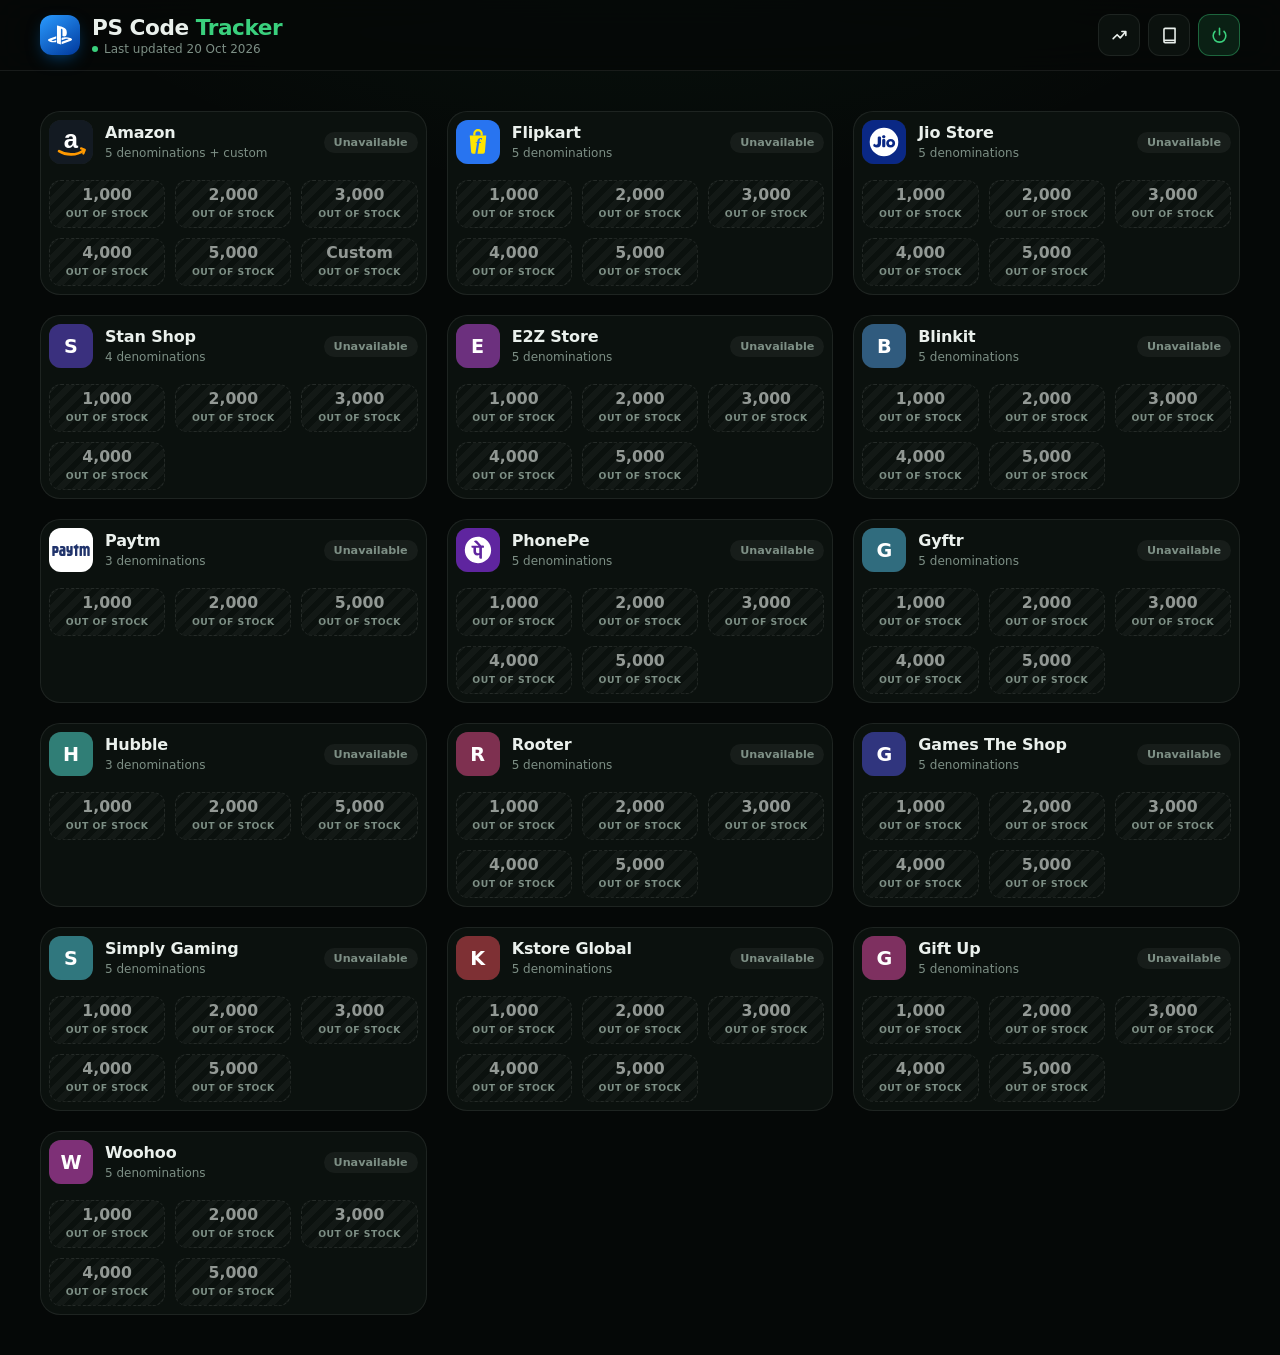
<file: index.html>
<!DOCTYPE html>
<html lang="en">
<head>
<meta charset="UTF-8">
<meta name="viewport" content="width=device-width, initial-scale=1, viewport-fit=cover">
<meta name="theme-color" content="#030705">
<meta name="description" content="Live PlayStation Store voucher availability across Indian platforms, plus a shared investor book.">
<link rel="manifest" href="manifest.webmanifest">
<link rel="icon" href="icons/favicon.svg" type="image/svg+xml">
<link rel="icon" href="icons/favicon-48.png" sizes="48x48" type="image/png">
<link rel="apple-touch-icon" href="icons/apple-touch-icon.png">
<meta name="mobile-web-app-capable" content="yes">
<meta name="apple-mobile-web-app-capable" content="yes">
<meta name="apple-mobile-web-app-title" content="PS Tracker">
<meta name="apple-mobile-web-app-status-bar-style" content="black">
<meta name="robots" content="noindex, nofollow">
<title>PS Code Tracker</title>
<link rel="stylesheet" href="style.css">
<link rel="stylesheet" href="book.css">
<link rel="stylesheet" href="trend.css">
<style>
#installBtn[hidden]{display:none}
#installBtn{color:var(--acc);border-color:rgba(58,208,125,.4);background:var(--acc-soft)}
.iosTip{position:fixed;inset:0;z-index:50;display:grid;align-items:end;background:rgba(0,0,0,.6);padding:14px;padding-bottom:max(14px,env(safe-area-inset-bottom))}
.iosTip[hidden]{display:none}
.iosTip div{max-width:420px;margin:0 auto;width:100%;background:var(--raise);border:1px solid var(--stroke);border-radius:18px;padding:18px 18px 16px;color:var(--ink);font-size:14px;line-height:1.55}
.iosTip b{display:block;font-size:16px;margin-bottom:6px}
.iosTip ol{margin:6px 0 14px;padding-left:20px;color:var(--mut)}
.iosTip button{width:100%;height:40px;border-radius:12px;border:1px solid var(--stroke);background:var(--surface);color:var(--ink);font:inherit;cursor:pointer}
</style>
<script>
/* Install app button: Android/Chrome uses the browser install prompt; iPhone shows the Add to Home Screen steps. */
(function(){
  var evt=null,btn=null;
  var standalone=function(){return matchMedia("(display-mode: standalone)").matches||navigator.standalone===true};
  var ios=/iphone|ipad|ipod/i.test(navigator.userAgent)||(navigator.platform==="MacIntel"&&navigator.maxTouchPoints>1);
  function sync(){if(!btn)return;btn.hidden=standalone()||!(evt||ios)}
  addEventListener("beforeinstallprompt",function(e){e.preventDefault();evt=e;sync()});
  addEventListener("appinstalled",function(){evt=null;sync()});
  addEventListener("DOMContentLoaded",function(){
    btn=document.getElementById("installBtn");if(!btn)return;sync();
    btn.addEventListener("click",function(){
      if(evt){var p=evt;evt=null;sync();p.prompt();p.userChoice.catch(function(){});return}
      var t=document.getElementById("iosTip");if(t)t.hidden=false;
    });
    var t=document.getElementById("iosTip");
    if(t)t.addEventListener("click",function(e){if(e.target===t||e.target.tagName==="BUTTON")t.hidden=true});
  });
})();
</script>
</head>
<body>
<div class="bg" aria-hidden="true"></div>
<header class="bar">
  <div class="brand">
    <span class="mark ps"><svg viewBox="0 0 24 24" role="img" aria-label="PlayStation"><path fill="currentColor" d="M8.984 2.596v17.547l3.915 1.261V6.688c0-.69.304-1.151.794-.991.636.18.76.814.76 1.505v5.875c2.441 1.193 4.362-.002 4.362-3.152 0-3.237-1.126-4.675-4.438-5.827-1.307-.448-3.728-1.186-5.39-1.502zm4.656 16.241l6.296-2.275c.715-.258.826-.625.246-.818-.586-.192-1.637-.139-2.357.123l-4.205 1.5V14.98l.24-.085s1.201-.42 2.913-.615c1.696-.18 3.785.03 5.437.661 1.848.601 2.04 1.472 1.576 2.072-.465.6-1.622 1.036-1.622 1.036l-8.544 3.107V18.86zM1.807 18.6c-1.9-.545-2.214-1.668-1.352-2.32.801-.586 2.16-1.052 2.16-1.052l5.615-2.013v2.313L4.205 17c-.705.271-.825.632-.239.826.586.195 1.637.15 2.343-.12L8.247 17v2.074c-.12.03-.256.044-.39.073-1.939.331-3.996.196-6.038-.479z"/></svg></span>
    <div><h1>PS Code <em>Tracker</em></h1><p id="sub">Last updated</p></div>
  </div>
  <div class="actions">
    <button id="installBtn" class="btn icon" data-ripple aria-label="Install app" title="Install app" hidden>
      <svg viewBox="0 0 24 24"><path d="M12 4v10m0 0l-4-4m4 4l4-4M5 19h14" fill="none" stroke="currentColor" stroke-width="2" stroke-linecap="round" stroke-linejoin="round"/></svg>
    </button>
    <button id="trendBtn" class="btn icon" data-ripple aria-label="Price trends" title="Price trends">
      <svg viewBox="0 0 24 24"><path d="M4 16l5-5 4 4 7-8M15 7h5v5" fill="none" stroke="currentColor" stroke-width="2" stroke-linecap="round" stroke-linejoin="round"/></svg>
    </button>
    <button id="powerBtn" class="btn icon on" data-ripple aria-label="Live updates" title="Live updates (coming soon)">
      <svg viewBox="0 0 24 24"><path d="M12 3v8M6.3 6.8a8 8 0 1011.4 0" fill="none" stroke="currentColor" stroke-width="2" stroke-linecap="round"/></svg>
    </button>
  </div>
</header>
<main id="platforms"></main>
<div id="iosTip" class="iosTip" hidden><div><b>Install PS Tracker</b>On iPhone, installing is done from Safari:
<ol><li>Tap the Share button at the bottom of Safari.</li><li>Choose <em>Add to Home Screen</em>.</li><li>Tap <em>Add</em>.</li></ol><button type="button">Got it</button></div></div>


<div id="overlay" class="overlay" hidden>
  <section class="modal" role="dialog" aria-modal="true" aria-labelledby="mTitle">
    <div class="mhead">
      <div><h2 id="mTitle">Rate list</h2><p>Face value &rarr; payout, last 7 days</p></div>
      <button id="closeBtn" class="btn icon sm" data-ripple aria-label="Close">
        <svg viewBox="0 0 24 24"><path d="M6 6l12 12M18 6L6 18" fill="none" stroke="currentColor" stroke-width="2" stroke-linecap="round"/></svg>
      </button>
    </div>
    <div class="meta">
      <button id="prev" class="btn icon sm" data-ripple aria-label="Previous day"><svg viewBox="0 0 24 24"><path d="M15 5l-7 7 7 7" fill="none" stroke="currentColor" stroke-width="2" stroke-linecap="round" stroke-linejoin="round"/></svg></button>
      <div class="when"><span>Dt <b id="mDate"></b></span><span>Time <b id="mTime"></b></span></div>
      <button id="next" class="btn icon sm" data-ripple aria-label="Next day"><svg viewBox="0 0 24 24"><path d="M9 5l7 7-7 7" fill="none" stroke="currentColor" stroke-width="2" stroke-linecap="round" stroke-linejoin="round"/></svg></button>
    </div>
    <div id="rates"></div>
  </section>
</div>
<script src="data.js"></script>
<script src="links.js"></script>
<script src="app.js"></script>
<script src="book.js"></script>
<script src="trend.js"></script>
<script>if("serviceWorker" in navigator)addEventListener("load",()=>navigator.serviceWorker.register("sw.js").catch(()=>{}));</script>
</body>
</html>
</file>
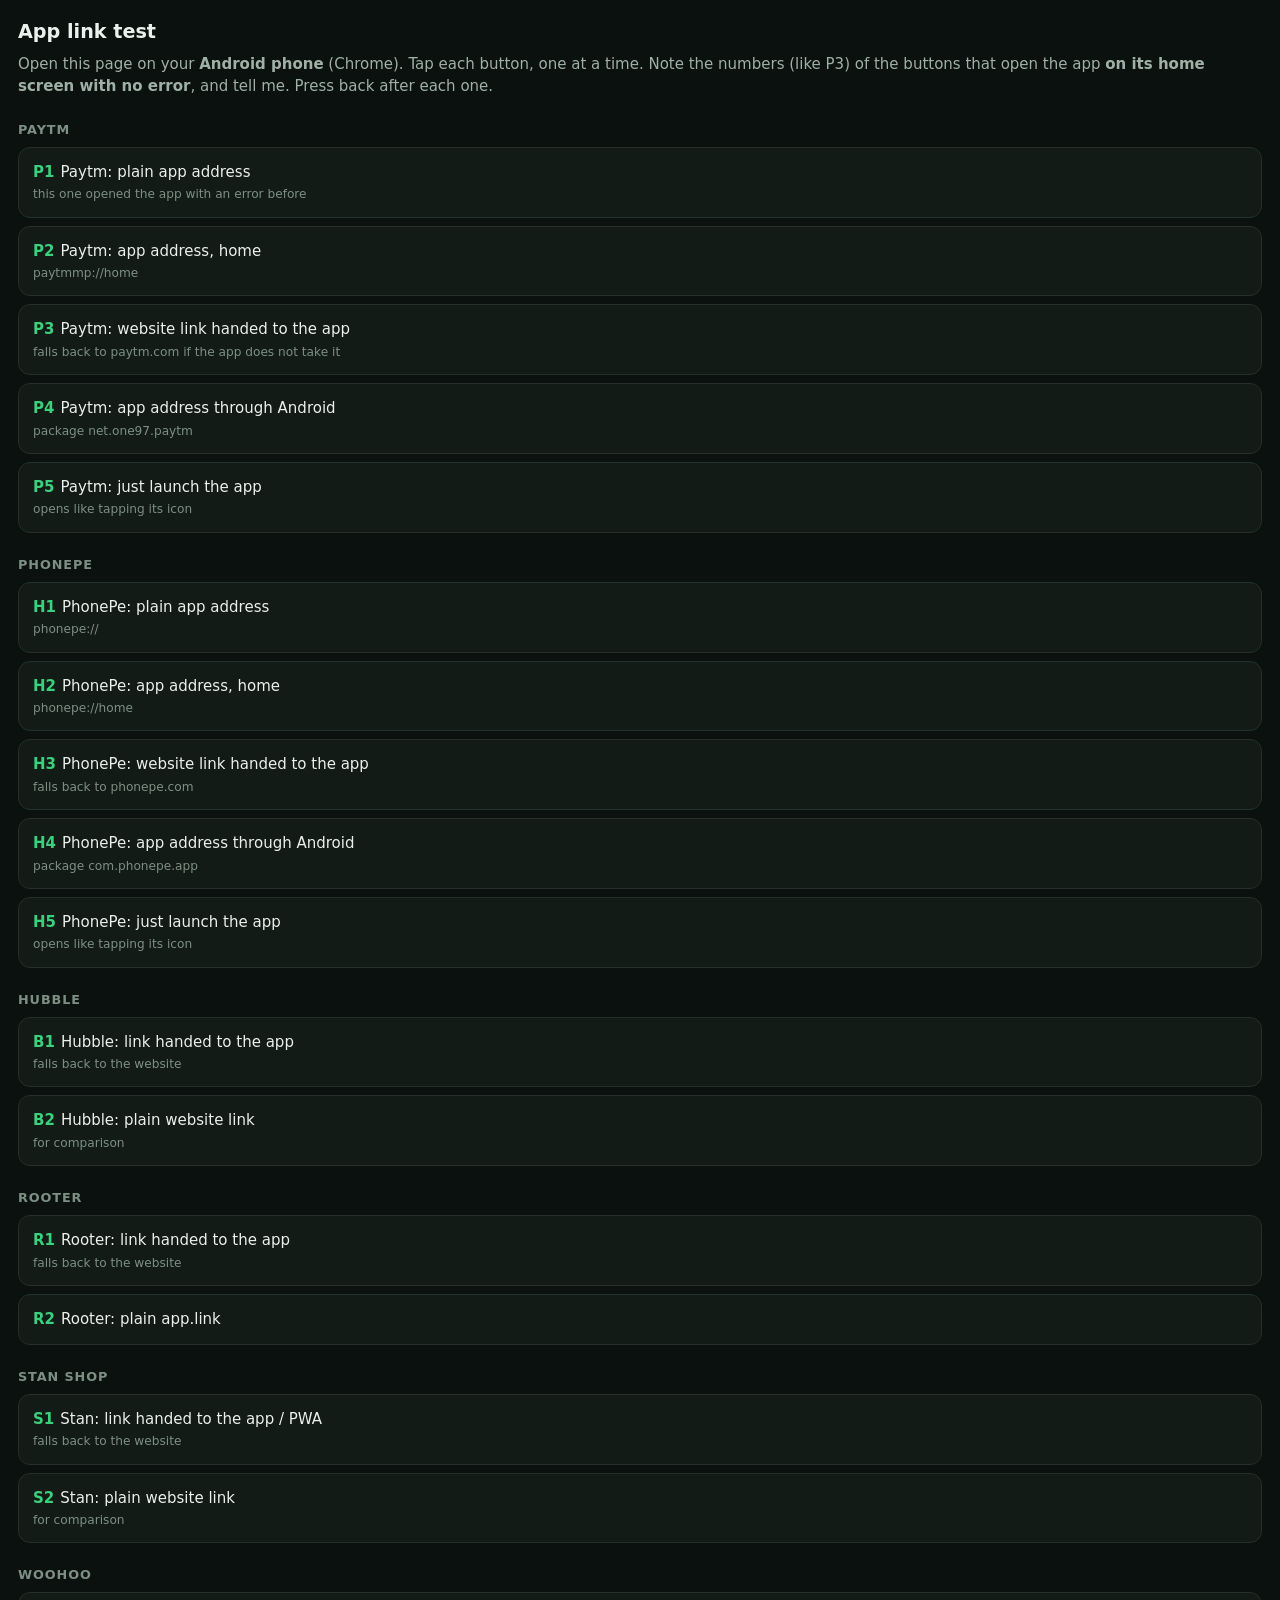
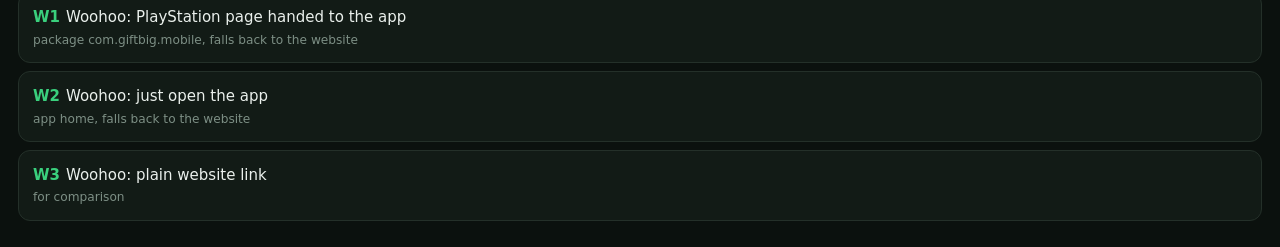
<file: apptest.html>
<!doctype html>
<html lang="en"><head><meta charset="utf-8"><meta name="viewport" content="width=device-width,initial-scale=1">
<title>App link test</title>
<style>
body{margin:0;padding:18px;font:15px/1.5 system-ui,sans-serif;background:#0b110e;color:#eaf0ec}
h1{font-size:1.2rem;margin:0 0 6px}h2{font-size:.8rem;letter-spacing:.07em;text-transform:uppercase;color:#7d8f85;margin:22px 0 8px}
p{color:#9fb0a6;margin:0 0 10px}
a{display:block;margin:8px 0;padding:13px 14px;border-radius:12px;border:1px solid #243029;background:#121b16;color:#eaf0ec;text-decoration:none}
a b{color:#3ad07d;margin-right:6px}a small{display:block;color:#7d8f85;font-size:.76rem;margin-top:2px;word-break:break-all}
</style></head><body>
<h1>App link test</h1>
<p>Open this page on your <b>Android phone</b> (Chrome). Tap each button, one at a time. Note the numbers (like P3) of the buttons that open the app <b>on its home screen with no error</b>, and tell me. Press back after each one.</p>

<h2>Paytm</h2>
<a href="paytmmp://"><b>P1</b>Paytm: plain app address<small>this one opened the app with an error before</small></a>
<a href="paytmmp://home"><b>P2</b>Paytm: app address, home<small>paytmmp://home</small></a>
<a href="intent://paytm.com/#Intent;scheme=https;S.browser_fallback_url=https%3A%2F%2Fpaytm.com%2F;end"><b>P3</b>Paytm: website link handed to the app<small>falls back to paytm.com if the app does not take it</small></a>
<a href="intent://#Intent;scheme=paytmmp;package=net.one97.paytm;S.browser_fallback_url=https%3A%2F%2Fpaytm.com%2F;end"><b>P4</b>Paytm: app address through Android<small>package net.one97.paytm</small></a>
<a href="intent:#Intent;action=android.intent.action.MAIN;category=android.intent.category.LAUNCHER;package=net.one97.paytm;S.browser_fallback_url=https%3A%2F%2Fpaytm.com%2F;end"><b>P5</b>Paytm: just launch the app<small>opens like tapping its icon</small></a>

<h2>PhonePe</h2>
<a href="phonepe://"><b>H1</b>PhonePe: plain app address<small>phonepe://</small></a>
<a href="phonepe://home"><b>H2</b>PhonePe: app address, home<small>phonepe://home</small></a>
<a href="intent://www.phonepe.com/#Intent;scheme=https;S.browser_fallback_url=https%3A%2F%2Fwww.phonepe.com%2F;end"><b>H3</b>PhonePe: website link handed to the app<small>falls back to phonepe.com</small></a>
<a href="intent://#Intent;scheme=phonepe;package=com.phonepe.app;S.browser_fallback_url=https%3A%2F%2Fwww.phonepe.com%2F;end"><b>H4</b>PhonePe: app address through Android<small>package com.phonepe.app</small></a>
<a href="intent:#Intent;action=android.intent.action.MAIN;category=android.intent.category.LAUNCHER;package=com.phonepe.app;S.browser_fallback_url=https%3A%2F%2Fwww.phonepe.com%2F;end"><b>H5</b>PhonePe: just launch the app<small>opens like tapping its icon</small></a>

<h2>Hubble</h2>
<a href="intent://www.myhubble.money/gift-cards/playstation#Intent;scheme=https;S.browser_fallback_url=https%3A%2F%2Fwww.myhubble.money%2Fgift-cards%2Fplaystation;end"><b>B1</b>Hubble: link handed to the app<small>falls back to the website</small></a>
<a href="https://www.myhubble.money/gift-cards/playstation"><b>B2</b>Hubble: plain website link<small>for comparison</small></a>

<h2>Rooter</h2>
<a href="intent://rooter.app.link/8AtvnFV0u6b#Intent;scheme=https;S.browser_fallback_url=https%3A%2F%2Fshop.rooter.gg%2Fproduct%2Fplaystation-gift-cards;end"><b>R1</b>Rooter: link handed to the app<small>falls back to the website</small></a>
<a href="https://rooter.app.link/8AtvnFV0u6b"><b>R2</b>Rooter: plain app.link</a>

<h2>Stan Shop</h2>
<a href="intent://www.stanshop.co/playstation-psn-gift-card-in-india-1000-inr#Intent;scheme=https;S.browser_fallback_url=https%3A%2F%2Fwww.stanshop.co%2Fplaystation-psn-gift-card-in-india-1000-inr;end"><b>S1</b>Stan: link handed to the app / PWA<small>falls back to the website</small></a>
<a href="https://www.stanshop.co/playstation-psn-gift-card-in-india-1000-inr"><b>S2</b>Stan: plain website link<small>for comparison</small></a>

<h2>Woohoo</h2>
<a href="intent://www.woohoo.in/playstation-e-gift-instant-voucher#Intent;scheme=https;package=com.giftbig.mobile;S.browser_fallback_url=https%3A%2F%2Fwww.woohoo.in%2Fplaystation-e-gift-instant-voucher;end"><b>W1</b>Woohoo: PlayStation page handed to the app<small>package com.giftbig.mobile, falls back to the website</small></a>
<a href="intent:#Intent;action=android.intent.action.MAIN;category=android.intent.category.LAUNCHER;package=com.giftbig.mobile;S.browser_fallback_url=https%3A%2F%2Fwww.woohoo.in%2Fplaystation-e-gift-instant-voucher;end"><b>W2</b>Woohoo: just open the app<small>app home, falls back to the website</small></a>
<a href="https://www.woohoo.in/playstation-e-gift-instant-voucher"><b>W3</b>Woohoo: plain website link<small>for comparison</small></a>
</body></html>
</file>
<file: style.css>
:root{
  --bg:#050807;--surface:#0b110e;--raise:#101813;--ink:#eaf0ec;--mut:#7d8f85;
  --acc:#3ad07d;--acc-soft:rgba(58,208,125,.12);--stroke:rgba(255,255,255,.08);--red:#ef6a6a;
  --ease:cubic-bezier(.22,1,.36,1);--spring:cubic-bezier(.34,1.4,.64,1)
}
*{box-sizing:border-box;-webkit-tap-highlight-color:transparent}
html{color-scheme:dark}
body{margin:0;min-height:100vh;color:var(--ink);background:var(--bg);font-family:"Inter","SF Pro Display",system-ui,Segoe UI,Roboto,sans-serif;-webkit-font-smoothing:antialiased}
.bg{position:fixed;inset:0;z-index:-1;background:radial-gradient(70vw 45vh at 50% -10%,rgba(58,208,125,.06),transparent 70%),var(--bg)}
.bar{position:sticky;top:0;z-index:5;display:flex;justify-content:space-between;align-items:center;gap:12px;
  padding:calc(14px + env(safe-area-inset-top)) clamp(16px,4vw,40px) 14px;background:rgba(5,8,7,.8);backdrop-filter:blur(16px);-webkit-backdrop-filter:blur(16px);border-bottom:1px solid var(--stroke)}
.brand{display:flex;align-items:center;gap:12px;min-width:0}
.mark{width:40px;height:40px;border-radius:12px;display:grid;place-items:center;color:#04110a;background:var(--acc)}
.mark svg{width:21px;height:21px}
h1{margin:0;font-size:clamp(1.05rem,2.6vw,1.35rem);font-weight:650;letter-spacing:-.02em}
h1 em{font-style:normal;color:var(--acc)}
#sub{margin:2px 0 0;font-size:.75rem;color:var(--mut);display:flex;align-items:center;gap:6px}
#sub::before{content:"";width:6px;height:6px;border-radius:50%;background:var(--acc)}
body.paused #sub::before{background:var(--mut)}
.actions{display:flex;gap:8px}

.btn{position:relative;overflow:hidden;cursor:pointer;border:1px solid var(--stroke);color:var(--ink);background:var(--surface);
  transition:transform .3s var(--spring),background .25s,border-color .25s,color .25s;outline:none}
.btn.icon{width:42px;height:42px;border-radius:12px;display:grid;place-items:center}
.btn.icon.sm{width:34px;height:34px;border-radius:10px}
.btn svg{width:19px;height:19px}
.btn:hover{background:var(--raise);border-color:rgba(255,255,255,.18)}
.btn:active{transform:scale(.93)}
.btn:focus-visible{outline:2px solid var(--acc);outline-offset:2px}
.btn:disabled{opacity:.35;cursor:not-allowed;pointer-events:none}
.btn.on{color:var(--acc);border-color:rgba(58,208,125,.4);background:var(--acc-soft)}
#powerBtn:not(.on){color:var(--mut)}
.ripple{position:absolute;border-radius:50%;background:rgba(255,255,255,.16);transform:scale(0);animation:rip .55s var(--ease) forwards;pointer-events:none}
@keyframes rip{to{transform:scale(1);opacity:0}}

main{display:grid;grid-template-columns:repeat(auto-fill,minmax(min(100%,340px),1fr));gap:clamp(14px,2vw,20px);padding:clamp(16px,4vw,40px);max-width:1440px;margin:auto}
.card{padding:8px;user-select:none;-webkit-user-select:none;-webkit-touch-callout:none;border-radius:20px;background:var(--surface);border:1px solid var(--stroke);transition:transform .45s var(--ease),border-color .3s;opacity:0;animation:rise .6s var(--ease) forwards}
.card:hover{transform:translateY(-2px);border-color:rgba(255,255,255,.16)}
@keyframes rise{from{opacity:0;transform:translateY(14px)}to{opacity:1;transform:none}}
.ch{display:flex;align-items:center;gap:12px;margin-bottom:16px}
.logo{width:44px;height:44px;border-radius:12px;flex:none;overflow:hidden;box-shadow:inset 0 0 0 1px rgba(255,255,255,.1)}
.logo svg{width:100%;height:100%;display:block}
.ch h3{margin:0;font-size:1rem;font-weight:600;letter-spacing:-.01em}
.ch small{color:var(--mut);font-size:.75rem}
.tag{margin-left:auto;font-size:.7rem;font-weight:600;padding:4px 10px;border-radius:99px;color:var(--acc);background:var(--acc-soft)}
.tag.off{color:var(--mut);background:rgba(255,255,255,.05)}
.chips{display:grid;grid-template-columns:repeat(auto-fill,minmax(86px,1fr));gap:10px}
.chip{position:relative;overflow:hidden;cursor:pointer;text-align:center;font:inherit;color:var(--ink);padding:0;border-radius:12px;background:var(--raise);border:1px solid var(--stroke);
  transition:transform .3s var(--spring),background .25s,border-color .25s,color .25s}
.chip .v{display:block;padding:4px;font-weight:650;font-size:.98rem;font-variant-numeric:tabular-nums}
.chip .d{display:block;padding:4px;font-size:.75rem;font-weight:650;border-top:1px solid var(--stroke);font-variant-numeric:tabular-nums}
.chip:hover{border-color:rgba(58,208,125,.5)}
.chip:active{transform:scale(.94)}
.chip.sel{background:var(--acc-soft);border-color:var(--acc);color:var(--acc)}
.chip.out{cursor:not-allowed;pointer-events:none;border-style:dashed;background:repeating-linear-gradient(135deg,rgba(255,255,255,.035) 0 6px,transparent 6px 12px)}
.chip.out .v,.chip.out .d{filter:blur(3px);opacity:.45}
.chip.out::after{content:"Out of stock";position:absolute;inset:0;display:grid;place-items:center;font-size:.64rem;font-weight:600;letter-spacing:.06em;text-transform:uppercase;color:var(--mut)}
.up{color:var(--acc)}.down{color:var(--red)}

.overlay{position:fixed;inset:0;z-index:20;display:grid;place-items:center;padding:16px;background:rgba(3,5,4,.55);backdrop-filter:blur(12px);-webkit-backdrop-filter:blur(12px);animation:fade .3s var(--ease)}
.overlay[hidden]{display:none}
.overlay.closing{animation:fade .25s reverse forwards}
@keyframes fade{from{opacity:0}}
.modal{width:min(520px,100%);max-height:88vh;overflow:auto;padding:20px;border-radius:24px;background:var(--surface);border:1px solid rgba(255,255,255,.12);box-shadow:0 30px 80px -20px #000;animation:pop .5s var(--spring)}
.closing .modal{animation:pop .25s reverse forwards}
@keyframes pop{from{opacity:0;transform:translateY(20px) scale(.96)}}
.mhead{display:flex;justify-content:space-between;align-items:flex-start}
.mhead h2{margin:0;font-size:1.2rem;letter-spacing:-.02em}
.mhead p{margin:3px 0 0;color:var(--mut);font-size:.8rem}
.meta{display:flex;align-items:center;justify-content:space-between;gap:10px;margin:16px 0 6px;padding:6px;border-radius:14px;background:var(--raise);border:1px solid var(--stroke)}
.when{display:flex;gap:14px;flex-wrap:wrap;justify-content:center;font-size:.85rem;color:var(--mut)}
.when b{color:var(--ink);font-weight:600;margin-left:4px}
.row{display:grid;grid-template-columns:1fr 70px auto;gap:12px;align-items:center;padding:13px 2px;border-bottom:1px solid var(--stroke);opacity:0;animation:rise .45s var(--ease) forwards}
.row:last-child{border-bottom:0}
.row .a{font-weight:600;font-variant-numeric:tabular-nums}
.row .ar{color:var(--mut)}
.row .a b{color:var(--acc)}
.row small{color:var(--mut);font-weight:500;margin-left:4px}
.row svg.sp{width:70px;height:26px}
.pct{text-align:right;min-width:78px;font-weight:650;font-variant-numeric:tabular-nums}
.pct i{display:block;font-style:normal;font-size:.7rem;font-weight:600;color:var(--mut)}
@media (prefers-reduced-motion:reduce){*{animation-duration:.01ms!important;transition-duration:.01ms!important}}
@media (max-width:420px){.row{grid-template-columns:1fr auto}.row svg.sp{display:none}}

[hidden]{display:none!important}
a.chip{display:block;text-decoration:none}
.chip.out{cursor:pointer;pointer-events:auto}
.chip .p{display:block;padding:0 4px 8px;font-size:.72rem;color:var(--mut);font-variant-numeric:tabular-nums}

/* ---- mobile fit ---- */
html{-webkit-text-size-adjust:100%}
body{overflow-x:clip}
.card,.ch>div{min-width:0}
.tag{flex:none}
.chip.out .v,.chip.out .d{filter:none;opacity:.6}
.chip.out::after{position:static;display:block;padding:0 4px 8px;font-size:.58rem;letter-spacing:.05em}
@media (max-width:600px){
  .bar{padding-left:14px;padding-right:14px}
  main{grid-template-columns:minmax(0,1fr);padding:14px;gap:12px}
  .card{padding:8px;border-radius:16px}
  .ch{gap:10px;margin-bottom:12px}
  .chips{grid-template-columns:repeat(3,minmax(0,1fr));gap:8px}
  .chip .v{padding:4px;font-size:.95rem}
}

.toast{position:fixed;left:50%;bottom:calc(24px + env(safe-area-inset-bottom));transform:translateX(-50%);background:var(--raise);border:1px solid var(--stroke);color:var(--ink);padding:10px 18px;border-radius:12px;font-size:.85rem;z-index:20}

.logo{position:relative}
.logo .badge{position:absolute;inset:0;display:grid;place-items:center;color:#fff;font-weight:700;font-size:1.2rem}
.logo img{position:absolute;inset:0;width:100%;height:100%;object-fit:contain;background:#fff;padding:7px}

/* PlayStation brand mark */
.mark.ps{background:linear-gradient(145deg,#2a9bff,#00389c);color:#fff;box-shadow:0 6px 18px -6px rgba(0,112,209,.7)}
.mark.ps svg{width:24px;height:24px}

/* drag platform cards to reorder */
.card.lift,.card.drag,main.dragging .card{animation:none;opacity:1}
.card.lift{transform:scale(1.02);border-color:var(--acc);box-shadow:0 14px 34px -12px #000;transition:transform .2s var(--spring)}
.card.shift{transition:transform .22s var(--ease)}
.card.drag{position:relative;z-index:6;transition:none;border-color:var(--acc);box-shadow:0 22px 44px -14px #000}
main.dragging,main.dragging *{cursor:grabbing}
</file>
<file: book.css>
/* Investor book, new entry and calendar picker. Uses the theme tokens from style.css. */
.overlay.bk{z-index:30}.overlay.bk-cal{z-index:50}
.bk-pad{padding:20px 20px 0}
.bk-modal{display:flex;flex-direction:column;width:min(560px,100%);height:min(86vh,720px);padding:0;overflow:hidden}
.bk-tabs{position:relative;display:flex;gap:4px;overflow-x:auto;padding:14px 20px 0;border-bottom:1px solid var(--stroke);scrollbar-width:none}
.bk-tabs::-webkit-scrollbar{display:none}
.bk-tab{position:relative;flex:none;padding:10px 14px;border:0;background:none;color:var(--mut);font:inherit;font-weight:600;cursor:pointer;transition:color .2s}
.bk-tab:hover,.bk-tab.on{color:var(--ink)}
.bk-tab.on::after{content:"";position:absolute;left:12px;right:12px;bottom:-1px;height:2px;border-radius:2px;background:var(--acc)}
.bk-sum{display:grid;grid-template-columns:repeat(4,1fr);gap:8px;padding:16px 16px 6px}
.bk-stat{background:var(--raise);border:1px solid var(--stroke);border-radius:14px;padding:10px 12px;min-width:0}
.bk-stat small{display:block;color:var(--mut);font-size:.7rem;margin-bottom:3px}
.bk-stat b{font-size:.98rem;font-variant-numeric:tabular-nums;white-space:nowrap}
.bk-list{flex:1;overflow:auto;padding:4px 20px}
.bk-row{display:grid;grid-template-columns:1fr auto;gap:6px 12px;align-items:center;padding:8px 2px;border-bottom:1px solid var(--stroke);opacity:0;animation:rise .45s var(--ease) forwards}
.bk-price{font-size:1.08rem;font-weight:650;font-variant-numeric:tabular-nums}
.bk-price span,.bk-date span{color:var(--mut);font-weight:500}
.bk-pl{text-align:right;font-weight:650;font-variant-numeric:tabular-nums}
.bk-pl i{display:block;font-style:normal;font-size:.7rem;font-weight:600;color:var(--mut)}
.bk-date{font-size:.82rem;color:var(--mut);font-variant-numeric:tabular-nums}
.bk-st{display:flex;align-items:center;justify-content:flex-end;gap:8px}
.pill{font-size:.7rem;font-weight:650;padding:4px 10px;border-radius:99px}
.s-purchased{color:#e2b857;background:rgba(226,184,87,.12)}
.s-sold{color:var(--acc);background:var(--acc-soft)}
.s-completed,.s-earned{color:#04110a;background:var(--acc)}
.bk-del{display:grid;place-items:center;min-width:30px;height:30px;padding:0 6px;border-radius:9px;border:1px solid transparent;background:none;color:var(--mut);font:inherit;font-size:.72rem;font-weight:600;cursor:pointer;transition:color .2s,background .2s}
.bk-del svg{width:16px;height:16px}
.bk-del:hover{color:var(--red);background:rgba(239,106,106,.1)}
.bk-del.arm{color:var(--red);background:rgba(239,106,106,.12)}
.bk-empty{display:grid;gap:4px;justify-items:center;text-align:center;padding:48px 0;color:var(--mut);font-size:.85rem}
.bk-empty b{color:var(--ink);font-size:.95rem}
.bk-foot{padding:14px 20px calc(16px + env(safe-area-inset-bottom));border-top:1px solid var(--stroke)}
.bk-primary,.bk-ghost{height:48px;border-radius:14px;font:inherit;font-weight:650;padding:0 18px}
.bk-primary{width:100%;background:var(--acc);color:#04110a;border-color:transparent}
.bk-primary:hover{background:#4ddc8c;border-color:transparent}
.bk-ghost{width:100%}

.bk-form{width:min(460px,100%)}
.bk-f{display:grid;gap:8px;margin:16px 0 18px}
.bk-lb{margin-top:8px;font-size:.72rem;font-weight:650;letter-spacing:.08em;text-transform:uppercase;color:var(--mut)}
.bk-in{width:100%;height:48px;border-radius:12px;background:var(--raise);border:1px solid var(--stroke);color:var(--ink);padding:0 14px;font:inherit;font-size:16px;outline:none;transition:border-color .2s}
.bk-in:focus{border-color:var(--acc)}.bk-in::placeholder{color:var(--mut)}
.bk-two{display:grid;grid-template-columns:1fr 1fr;gap:10px}
.bk-pick{display:flex;align-items:center;gap:8px;min-width:0;text-align:left;cursor:pointer;font-size:.84rem}
.bk-pick svg{width:17px;height:17px;flex:none;color:var(--acc)}
.bk-pick span{white-space:nowrap;overflow:hidden;text-overflow:ellipsis}.bk-pick .ph{color:var(--mut)}
.bk-pick:disabled{opacity:.4;cursor:not-allowed}
.bk-money{position:relative;display:block;transition:opacity .2s}
.bk-money b{position:absolute;left:14px;top:50%;transform:translateY(-50%);color:var(--mut);font-weight:600}
.bk-money .bk-in{padding-left:30px}.bk-money.off{opacity:.4}
.bk-seg{display:grid;grid-template-columns:repeat(4,1fr);padding:4px;gap:4px;border-radius:14px;background:var(--raise);border:1px solid var(--stroke)}
.bk-seg button{position:relative;overflow:hidden;height:40px;border:0;border-radius:10px;background:none;color:var(--mut);font:inherit;font-weight:600;cursor:pointer;transition:background .25s,color .25s}
.bk-seg button.on{background:var(--acc-soft);color:var(--acc)}
.bk-err{margin:6px 0 0;color:var(--red);font-size:.82rem}
.bk-act{margin-top:2px}

.bk-calm{width:min(340px,100%);padding:16px}
.bk-ch{display:flex;align-items:center;justify-content:space-between;margin-bottom:10px}
.bk-ct{display:flex;align-items:center;gap:4px;border:0;background:none;color:var(--ink);font:inherit;font-weight:650;font-size:1rem;cursor:pointer;padding:6px 8px;border-radius:10px}
.bk-ct:hover{background:var(--raise)}.bk-ct svg{width:16px;height:16px;color:var(--mut)}
.bk-nav{display:flex;gap:4px}
.bk-wd,.bk-days{display:grid;grid-template-columns:repeat(7,1fr);gap:2px;text-align:center}
.bk-wd span{padding:6px 0;font-size:.72rem;font-weight:600;color:var(--mut)}
.bk-day{aspect-ratio:1;border:0;border-radius:50%;background:none;color:var(--ink);font:inherit;font-size:.86rem;cursor:pointer;transition:background .2s,transform .25s var(--spring)}
.bk-day:hover{background:var(--raise)}.bk-day:active{transform:scale(.88)}
.bk-day.out{color:#4b5a52}
.bk-day.today{box-shadow:inset 0 0 0 1.5px var(--acc)}
.bk-day.sel,.bk-mon.sel{background:var(--acc);color:#04110a;font-weight:650}
.bk-mons{display:grid;grid-template-columns:repeat(3,1fr);gap:6px;padding:6px 0}
.bk-mon{height:52px;border:0;border-radius:12px;background:none;color:var(--ink);font:inherit;cursor:pointer;transition:background .2s}
.bk-mon:hover{background:var(--raise)}.bk-mon.today{box-shadow:inset 0 0 0 1.5px var(--acc)}
.bk-time{display:flex;align-items:center;gap:8px;margin-top:12px;padding-top:12px;border-top:1px solid var(--stroke);color:var(--mut)}
.bk-time svg{width:18px;height:18px}
.bk-sel{height:36px;padding:0 8px;border-radius:10px;background:var(--raise);border:1px solid var(--stroke);color:var(--ink);font:inherit;font-size:.86rem;outline:none;cursor:pointer}
.bk-sel:focus{border-color:var(--acc)}
.bk-link{border:0;background:none;color:var(--acc);font:inherit;font-weight:600;font-size:.86rem;padding:8px 10px;border-radius:8px;cursor:pointer;margin-left:auto}
.bk-link:hover{background:var(--acc-soft)}.bk-link:disabled{opacity:.35;pointer-events:none}
.bk-ca{display:flex;align-items:center;justify-content:space-between;margin-top:6px}
.bk-ca .bk-link{margin-left:0}.bk-link.strong{font-weight:700}

@media (max-width:600px){
  .overlay.bk:not(.bk-cal){place-items:end center;padding:0}
  .overlay.bk:not(.bk-cal) .modal{width:100%;border-radius:24px 24px 0 0;padding-bottom:calc(20px + env(safe-area-inset-bottom))}
  .overlay.bk:not(.bk-cal) .bk-modal{height:88vh;padding-bottom:0}
}
.bk-cts{display:flex;align-items:center}.bk-min{width:54px;text-align:center}
.bk-yrs{max-height:252px;overflow-y:auto;position:relative;scrollbar-width:thin}
.bk-yrs .bk-mon{height:44px}
.bk-ed:hover{color:var(--acc);background:var(--acc-soft)}

/* date labels, tax/codes line, codes inputs, investor name on All tab */
.bk-rel{display:inline-block;margin-left:6px;font-style:normal;font-size:.68rem;font-weight:650;padding:1px 8px;border-radius:99px;white-space:nowrap}
.bk-rel.fut{color:#e2b857;background:rgba(226,184,87,.12)}
.bk-rel.now{color:#04110a;background:var(--acc)}
.bk-rel.past{color:var(--mut);background:var(--raise)}
.bk-row{grid-template-columns:1fr auto}
.bk-row.still{animation:none;opacity:1}
.bk-price .bk-extra{display:inline-block;margin-left:10px;font-size:.74rem;font-weight:500;color:var(--mut);vertical-align:2px}
.bk-who{display:inline-block;margin-right:8px;padding:2px 9px;border-radius:99px;font-size:.72rem;font-weight:650;color:var(--acc);background:var(--acc-soft);vertical-align:2px}
.bk-codes{display:grid;grid-template-columns:repeat(5,1fr);gap:8px}
.bk-codes label{display:grid;gap:4px;min-width:0}
.bk-codes small{font-size:.7rem;font-weight:650;color:var(--mut);text-align:center}
.bk-codes .bk-in{padding:0 4px;text-align:center}
.bk-ca{margin-top:12px;padding-top:10px;border-top:1px solid var(--stroke)}

/* invested placeholder with a small thin "(inc tax)" hint */
.bk-hint{position:absolute;left:30px;top:50%;transform:translateY(-50%);color:var(--mut);pointer-events:none;white-space:nowrap}
.bk-hint small{font-size:.7rem;font-weight:300;opacity:.85}
.bk-money .bk-in:not(:placeholder-shown)~.bk-hint{display:none}

/* cards: rounded, lightly shaded like the totals; press & hold; drag to reorder */
.bk-list{position:relative}
.bk-row{padding:8px 14px;margin:0 0 8px;background:var(--raise);border:1px solid var(--stroke);border-radius:14px;touch-action:pan-y;user-select:none;-webkit-user-select:none;-webkit-touch-callout:none}
.bk-row.shift{transition:transform .2s var(--ease)}
.bk-row.drag{position:relative;z-index:5;transition:none;animation:none;opacity:1;border-color:var(--acc);box-shadow:0 14px 30px -10px #000}
.bk-list.dragging{cursor:grabbing}
.bk-pur{margin-bottom:2px}
.overlay.bk-hold{z-index:40;display:block}
.overlay.bk-hold[hidden]{display:none}
.bk-hc .bk-row{position:fixed;margin:0;opacity:1;animation:none;border-color:var(--acc);box-shadow:0 18px 40px -12px #000}
.bk-hc .bk-row.bk-lift{animation:bkLift .22s var(--spring) forwards}
@keyframes bkLift{from{transform:scale(1)}to{transform:scale(1.02)}}
.bk-ha{position:fixed;display:grid;grid-template-columns:1fr 1fr;gap:10px;animation:rise .3s var(--ease) both}
.bk-hb{display:flex;align-items:center;justify-content:center;gap:8px;height:52px;border-radius:14px;border:1px solid var(--stroke);background:var(--surface);color:var(--ink);font:inherit;font-weight:650;cursor:pointer;transition:background .2s,color .2s,border-color .2s}
.bk-hb svg{width:18px;height:18px}
.bk-hb:hover{background:var(--raise)}
.bk-hb.del{color:var(--red)}
.bk-hb.del.arm{background:rgba(239,106,106,.15);border-color:var(--red)}

/* platform dropdown */
select.bk-in{appearance:none;-webkit-appearance:none;cursor:pointer;padding-right:40px;background-image:url("data:image/svg+xml,%3Csvg xmlns='http://www.w3.org/2000/svg' viewBox='0 0 24 24' fill='none' stroke='%238a9a91' stroke-width='2' stroke-linecap='round' stroke-linejoin='round'%3E%3Cpath d='M6 9l6 6 6-6'/%3E%3C/svg%3E");background-repeat:no-repeat;background-position:right 14px center;background-size:18px;color-scheme:dark}
select.bk-in.empty{color:var(--mut)}
select.bk-in option{background:var(--surface);color:var(--ink)}

/* user tabs: + button, hold menu, sideways drag */
.bk-tab{touch-action:pan-x;user-select:none;-webkit-user-select:none;-webkit-touch-callout:none}
.bk-plus{display:grid;place-items:center;width:42px;padding:10px 0}
.bk-plus svg{width:18px;height:18px}
.bk-tab.shift{transition:transform .2s var(--ease),color .2s}
.bk-tab.drag{z-index:5;transition:none;color:var(--ink);background:var(--raise);border-radius:12px;box-shadow:0 10px 24px -8px #000}
.bk-tab.drag::after{display:none}
.bk-tabs.dragging{cursor:grabbing}
.bk-hc .bk-tab{position:fixed;margin:0;color:var(--ink);background:var(--raise);border:1px solid var(--acc);border-radius:12px;box-shadow:0 18px 40px -12px #000;animation:bkLift .22s var(--spring) forwards}
.bk-hc .bk-tab::after{display:none}

/* invested + available balance line above the add button */
.bk-bal{display:flex;justify-content:space-between;gap:12px;margin:0 2px 12px;font-size:.82rem;color:var(--mut);white-space:nowrap}
.bk-bal b{color:var(--ink);font-weight:650;font-variant-numeric:tabular-nums}
.bk-bal b.down{color:var(--red)}

/* confirmation window */
.overlay.bk-cf{z-index:45}
.overlay.bk.bk-cf:not(.bk-cal){place-items:center;padding:16px}
.overlay.bk.bk-cf:not(.bk-cal) .modal.bk-cfm{width:min(340px,100%);border-radius:22px;padding:22px 20px 20px;text-align:center}
.bk-cfi{width:48px;height:48px;margin:0 auto 12px;display:grid;place-items:center;border-radius:50%;background:rgba(239,106,106,.14);color:var(--red)}
.bk-cfi svg{width:22px;height:22px}
.bk-cfm h2{margin:0 0 6px;font-size:1.1rem}
.bk-cft{margin:0 0 18px;color:var(--mut);font-size:.88rem;line-height:1.45}
.bk-cfm .bk-act{margin:0}
.bk-danger{background:var(--red);color:#1b0707;font-weight:700}

/* platform dropdown with logos */
.bk-dd{position:relative;min-width:0}
.bk-ddb{display:flex;align-items:center;gap:8px;width:100%;justify-content:flex-start;text-align:left}
.bk-ddb>svg{margin-left:auto;width:16px;height:16px;flex:none;color:var(--mut)}
.bk-ddn{min-width:0;overflow:hidden;text-overflow:ellipsis;white-space:nowrap}
.bk-ddm{position:absolute;right:0;top:calc(100% + 6px);z-index:8;width:max(100%,250px);max-height:248px;overflow:auto;padding:6px;background:var(--surface);border:1px solid var(--stroke);border-radius:14px;box-shadow:0 18px 40px -12px #000;animation:rise .18s var(--ease) both}
.bk-ddm[hidden]{display:none}
.bk-ddm button{display:flex;align-items:center;gap:10px;width:100%;padding:8px 10px;border:0;border-radius:10px;background:none;color:var(--ink);font:inherit;text-align:left;cursor:pointer}
.bk-ddm button:hover{background:var(--raise)}
.bk-ddm button.on{background:var(--raise);color:var(--acc)}
.logo.bk-lg{width:24px;height:24px;border-radius:7px;flex:none}
.logo.bk-lg .badge{font-size:.78rem}
.logo.bk-lg img{padding:3px}
.bk-lg.bk-no{display:grid;place-items:center;width:24px;height:24px;color:var(--mut)}
.bk-lg.bk-no svg{width:16px;height:16px}

/* balance line: capital / profit out / available */
.bk-bal{display:grid;grid-template-columns:repeat(3,1fr);gap:8px;margin:0 2px 12px;white-space:nowrap}
.bk-bal div{display:grid;gap:2px;text-align:center}
.bk-bal div:first-child{text-align:left}
.bk-bal div:last-child{text-align:right}
.bk-bal small{font-size:.68rem;font-weight:650;letter-spacing:.04em;text-transform:uppercase;color:var(--mut)}
.bk-bal b{font-size:.95rem}
.bk-bal b.up{color:var(--acc)}
/* rounded buttons in the delete confirmation window */
.bk-cfm .bk-ghost,.bk-cfm .bk-danger{height:48px;width:100%;border-radius:999px;font:inherit;font-weight:700;padding:0 18px}
.bk-cfm .bk-danger{border:1px solid transparent}

/* Entry / user forms: every size scales with the screen height, so the whole form fits
   without scrolling on small and large phones alike (and looks the same on all of them). */
.modal.bk-form{--u:min(15px,calc((100vh - 8px)/46));--u:min(15px,calc((100dvh - 8px)/46));
  font-size:max(10px,var(--u));padding:1.2em;max-height:calc(100vh - 12px);max-height:calc(100dvh - 12px)}
.overlay.bk:not(.bk-cal) .modal.bk-form{padding:1.2em 1.2em calc(1.2em + env(safe-area-inset-bottom))}
.bk-form .mhead h2{font-size:1.25em}
.bk-form .mhead p{margin:.2em 0 0;font-size:.8em}
.bk-form .bk-f{gap:.45em;margin:.8em 0 .9em}
.bk-form .bk-lb{margin-top:.35em;font-size:.72em}
.bk-form .bk-in{height:2.9em;border-radius:.8em;padding:0 .9em}
.bk-form .bk-pick{font-size:.88em}
.bk-form .bk-pick svg{width:1.15em;height:1.15em}
.bk-form .bk-two{gap:.6em}
.bk-form .bk-money b{left:.9em}
.bk-form .bk-money .bk-in{padding-left:1.9em}
.bk-form .bk-hint{left:1.9em;font-size:16px}
.bk-form .bk-codes{gap:.5em}
.bk-form .bk-codes .bk-in{height:2.6em;padding:0 .2em}
.bk-form .bk-codes small{font-size:.7em}
.bk-form .bk-seg{padding:.25em;gap:.25em;border-radius:.9em}
.bk-form .bk-seg button{height:2.5em;border-radius:.7em;font-size:.95em}
.bk-form .bk-primary,.bk-form .bk-ghost{height:3em;border-radius:.9em;font-size:1em}
.bk-form .bk-err{margin:.2em 0 0;font-size:.82em}
.bk-form .bk-ddm{top:auto;bottom:calc(100% + .4em);max-height:min(248px,42vh)}

/* Refund status: money was debited, refund comes back after some days */
.s-refund{color:#8fb4ff;background:rgba(143,180,255,.13)}
.s-refunded{color:#06121f;background:#8fb4ff}
.bk-seg button{font-size:.8rem;padding:0 2px}
.bk-form .bk-seg button{font-size:.82em}
.bk-codes.off{opacity:.4}

/* four summary cards fit side by side */
.bk-sum .bk-stat{padding:10px 9px}
.bk-sum .bk-stat small{font-size:.66rem}
.bk-sum .bk-stat b{font-size:.88rem}
</file>
<file: trend.css>
/* Price trend overlay (opened by the Trend button) */
#tOverlay .modal{width:min(560px,100%)}
.tt{display:flex;gap:6px;margin:14px 0 8px;overflow-x:auto;scrollbar-width:none}
.tt::-webkit-scrollbar{display:none}
.tt button{flex:1 0 auto;font:inherit;font-size:.85rem;font-weight:600;padding:8px 14px;border-radius:10px;cursor:pointer;color:var(--mut);background:var(--raise);border:1px solid var(--stroke);transition:all .25s var(--ease)}
.tt button.on{color:var(--acc);border-color:var(--acc);background:var(--acc-soft)}
.tbig{display:flex;align-items:baseline;gap:10px;flex-wrap:wrap;margin:12px 2px 2px}
.tbig b{font-size:1.9rem;letter-spacing:-.03em;font-variant-numeric:tabular-nums}
.tbig span{font-size:.85rem;font-weight:650;font-variant-numeric:tabular-nums}
.tsub{margin:0 2px 6px;color:var(--mut);font-size:.78rem;min-height:1.1em}
.tchart{position:relative;margin:6px 0 4px;border-radius:14px;background:var(--raise);border:1px solid var(--stroke);padding:8px 4px 4px;touch-action:pan-y}
.tchart svg{display:block;width:100%;height:auto}
.tchart .gl{stroke:rgba(255,255,255,.07);stroke-width:1}
.tchart text{fill:#7d8f85;font-size:9px;font-family:inherit}
.tchart .ln{fill:none;stroke:var(--acc);stroke-width:2;stroke-linecap:round;stroke-linejoin:round}
.tchart .ar{fill:url(#tg);stroke:none}
.tchart .dt{fill:var(--acc)}
.tchart .cur{stroke:rgba(255,255,255,.25);stroke-width:1;stroke-dasharray:3 3}
.tnone{padding:34px 10px;text-align:center;color:var(--mut);font-size:.88rem}
.tstats{display:grid;grid-template-columns:repeat(3,1fr);gap:8px;margin:8px 0}
.tstats div{padding:8px 10px;border-radius:12px;background:var(--raise);border:1px solid var(--stroke);font-size:.7rem;color:var(--mut)}
.tstats b{display:block;margin-top:2px;font-size:.95rem;color:var(--ink);font-variant-numeric:tabular-nums}
.th{margin:16px 2px 4px;font-size:.72rem;letter-spacing:.07em;text-transform:uppercase;color:var(--mut);font-weight:650}
.tl{display:grid;grid-template-columns:1fr auto auto;gap:12px;align-items:center;padding:11px 2px;border-bottom:1px solid var(--stroke);cursor:pointer;font-variant-numeric:tabular-nums}
.tl:last-child{border-bottom:0}
.tl .f{font-weight:600}.tl .f small{color:var(--mut);font-weight:500;margin-left:6px}
.tl .v{font-weight:650;text-align:right}
.tl .c{min-width:64px;text-align:right;font-size:.75rem;font-weight:650;color:var(--mut)}
.tl.sel .f{color:var(--acc)}
.thist{display:flex;align-items:center;justify-content:space-between;gap:10px;padding:8px 2px;border-bottom:1px solid var(--stroke);font-size:.82rem;color:var(--mut)}
.thist b{color:var(--ink);font-weight:600}
.thist button{font:inherit;font-size:.75rem;color:var(--red);background:none;border:0;cursor:pointer;padding:4px 8px}
.tadd{margin-top:14px;display:grid;gap:8px}
.tadd .go{font:inherit;font-weight:650;padding:11px 14px;border-radius:12px;cursor:pointer;color:#04110a;background:var(--acc);border:0}
.tadd .go:disabled{opacity:.4;cursor:not-allowed}
.tadd .ghost{font:inherit;font-weight:600;padding:11px 14px;border-radius:12px;cursor:pointer;color:var(--ink);background:var(--raise);border:1px solid var(--stroke)}
.tadd textarea{width:100%;min-height:130px;resize:vertical;font:inherit;font-size:.8rem;color:var(--ink);background:var(--raise);border:1px solid var(--stroke);border-radius:12px;padding:10px;outline:none}
.tadd textarea:focus{border-color:var(--acc)}
.tprev{font-size:.8rem;color:var(--mut);min-height:1.2em}
.tprev.ok{color:var(--acc)}.tprev.bad{color:var(--red)}
.tchart .od{fill:#f0b429;stroke:#1b1d1a;stroke-width:1}
.tdate{display:flex;align-items:center;justify-content:space-between;gap:10px;font-size:.78rem;color:var(--mut)}
.tdate input{font:inherit;color:var(--ink);background:var(--raise);border:1px solid var(--stroke);border-radius:10px;padding:6px 8px;color-scheme:dark}
.thist .up{color:var(--acc)}.thist .down{color:var(--red)}
/* tabs */
.ttabs{display:grid;grid-template-columns:repeat(4,1fr);gap:4px;margin:12px 0 4px;padding:4px;border-radius:14px;background:var(--raise);border:1px solid var(--stroke)}
.ttabs button{font:inherit;font-size:.82rem;font-weight:650;padding:9px 4px;border-radius:10px;border:0;cursor:pointer;color:var(--mut);background:none;transition:all .25s var(--ease)}
.ttabs button.on{color:#04110a;background:var(--acc)}
.tt .gap{flex:.2 0 6px}
.tt select{font:inherit;font-size:.82rem;color:var(--ink);background:var(--raise);border:1px solid var(--stroke);border-radius:10px;padding:7px 8px;color-scheme:dark}
/* today table */
.tdh{display:flex;align-items:center;justify-content:space-between;gap:8px;margin:12px 0 8px}
.tdh div{text-align:center;min-width:0}.tdh b{display:block;font-size:.95rem}.tdh span{font-size:.75rem;color:var(--mut)}
.tdh button,.cnav button{font:inherit;font-size:1.3rem;line-height:1;width:38px;height:38px;border-radius:12px;border:1px solid var(--stroke);background:var(--raise);color:var(--ink);cursor:pointer}
.tdh button:disabled{opacity:.3;cursor:not-allowed}
.twrap{overflow-x:auto;border-radius:14px;border:1px solid var(--stroke);background:var(--raise)}
.tbl{width:100%;border-collapse:collapse;font-variant-numeric:tabular-nums;font-size:.85rem}
.tbl th,.tbl td{padding:9px 8px;text-align:right;border-bottom:1px solid var(--stroke);white-space:nowrap}
.tbl tbody tr:last-child th,.tbl tbody tr:last-child td{border-bottom:0}
.tbl thead th{font-size:.7rem;letter-spacing:.04em;text-transform:uppercase;color:var(--mut);font-weight:650;text-align:center}
.tbl thead .sub th{font-size:.62rem;padding-top:0;text-transform:none;letter-spacing:0}
.tbl tbody th{text-align:left;font-weight:650;position:sticky;left:0;background:var(--raise)}
.tbl td.n b{display:block;font-weight:650}
.tbl .c{display:block;font-style:normal;font-size:.7rem;font-weight:650;color:var(--mut)}
.tbl .c.up,.tbl .pf.up,.tl .c.up{color:var(--acc)}.tbl .c.down,.tbl .pf.down{color:var(--red)}
.tbl .pf{font-weight:650;font-size:.8rem}
.tbl.db th small{display:block;font-weight:500;font-size:.68rem;color:var(--mut)}
.tbl.db tr.off th,.tbl.db tr.off td{background:rgba(240,180,41,.08)}
.tbl.db tr.off th small{color:#f0b429}
.tbl .del{font:inherit;font-size:1.1rem;color:var(--red);background:none;border:0;cursor:pointer;padding:2px 8px}
.tfoot{margin:8px 2px 0;font-size:.72rem;color:var(--mut);line-height:1.45}
.toff{margin-top:10px;padding:10px 12px;border-radius:12px;background:rgba(240,180,41,.08);border:1px solid rgba(240,180,41,.3);font-size:.8rem}
.toff b{display:block;color:#f0b429;margin-bottom:3px}.toff em{font-style:normal;font-weight:650}
/* graph extras */
.tchart .s2{stroke:#6ab0ff}.tchart .dt.s2{fill:#6ab0ff}
.leg{display:inline-flex;align-items:center;gap:5px;font-size:.75rem!important;color:var(--mut)}
.leg i{width:10px;height:10px;border-radius:50%;background:var(--acc)}.leg i.s2{background:#6ab0ff}
.tstats u{display:block;text-decoration:none;font-size:.66rem;color:var(--mut);margin-top:1px}
/* calendar */
.cnav{display:flex;align-items:center;justify-content:space-between;margin:12px 0 8px}.cnav b{font-size:1rem}
.cgrid{display:grid;grid-template-columns:repeat(7,1fr);gap:4px}
.cgrid .cdw{text-align:center;font-size:.66rem;color:var(--mut);text-transform:uppercase;letter-spacing:.05em;padding:4px 0}
.cd{position:relative;aspect-ratio:1/1.05;min-width:0;display:flex;flex-direction:column;align-items:center;justify-content:center;gap:1px;padding:2px;border-radius:10px;border:1px solid transparent;background:none;color:var(--mut);font:inherit;cursor:default}
.cd.empty{border:0}
.cd b{font-size:.85rem}.cd i{font-style:normal;font-size:.58rem;font-variant-numeric:tabular-nums;min-height:.8em}
.cd.has{cursor:pointer;color:var(--ink);background:var(--raise);border-color:var(--stroke)}
.cd.has.up{border-color:rgba(58,208,125,.45)}.cd.has.up i{color:var(--acc)}
.cd.has.down{border-color:rgba(255,107,107,.45)}.cd.has.down i{color:var(--red)}
.cd:disabled{opacity:.35}
.cd.today b{text-decoration:underline;text-underline-offset:3px}
.cd.sel{outline:2px solid var(--acc);outline-offset:1px}
.cd u{position:absolute;top:4px;right:4px;width:6px;height:6px;border-radius:50%;background:#f0b429}
/* today table: fits the screen, no sideways scroll */
.tday{table-layout:fixed;font-size:.8rem}
.tday th,.tday td{padding:9px 3px;white-space:normal}
.tday thead th{font-size:.64rem;letter-spacing:.02em;padding:8px 2px}
.tday tbody th{padding-left:8px}
.tday td.n b{font-size:.82rem}
.tday .c{font-size:.64rem}
.tday .pf{font-size:.76rem;padding-right:8px}
.tday .pf:nth-child(3){padding-right:6px}
.tday + *,.twrap:has(.tday){overflow-x:visible}
/* fixed height for every tab; only the content area scrolls */
#tOverlay .modal{display:flex;flex-direction:column;overflow:hidden;height:min(640px,88vh);height:min(640px,88dvh);transition:width .3s var(--ease),height .3s var(--ease),border-radius .3s var(--ease)}
#tOverlay .mhead,#tOverlay .ttabs{flex:none}
#tBody{flex:1;min-height:0;overflow-y:auto;overscroll-behavior:contain;padding-bottom:4px}
#tOverlay.full{padding:0}
#tOverlay.full .modal{width:100%;height:100%;max-height:none;border-radius:0;padding:calc(16px + env(safe-area-inset-top)) 20px calc(16px + env(safe-area-inset-bottom))}
@media(min-width:700px){#tOverlay.full .modal{padding:20px 28px}#tOverlay.full #tBody{max-width:1100px;width:100%;margin:0 auto}}
.ttl{display:flex;align-items:center;gap:10px;flex-wrap:wrap}
.tbtn{font:inherit;font-size:.75rem;font-weight:650;padding:6px 11px;border-radius:999px;border:1px solid var(--acc);color:var(--acc);background:var(--acc-soft);cursor:pointer}
.tt .xp{margin-left:auto}
#tAdd{z-index:25}
#tAdd .modal{width:min(480px,100%);height:auto;max-height:88vh;overflow:auto}
#tAdd .tadd{margin-top:14px}
.tbl.db{table-layout:auto;font-size:.8rem}
.tbl.db th,.tbl.db td{padding:8px 4px;white-space:normal}
.tbl.db tbody th{padding-left:8px}
.tbl.db td:last-child{padding:0 4px}
.tt .xp{flex:0 0 auto;width:38px;padding:7px 0;font-size:1.05rem;line-height:1}
/* limited offer as a table, like the regular chart */
.toffh{margin:16px 2px 6px;color:#f0b429;font-weight:650;font-size:.82rem}
.tw-off{border-color:rgba(240,180,41,.4)}
.tw-off thead th{color:#f0b429}
/* power button: green static / grey spinning / red static */
#powerBtn{transition:color .35s var(--ease),background .35s var(--ease),border-color .35s var(--ease)}
#powerBtn.err{color:var(--red);border-color:rgba(239,106,106,.45);background:rgba(239,106,106,.1)}
#powerBtn.load{color:var(--mut);border-color:var(--stroke);background:var(--surface)}
#powerBtn.load svg{animation:pwpulse 1.2s ease-in-out infinite}
#powerBtn.load::after{content:"";position:absolute;inset:3px;border-radius:50%;border:2px solid transparent;border-top-color:var(--mut);border-right-color:rgba(255,255,255,.12);pointer-events:none;animation:pwspin .8s linear infinite}
@keyframes pwspin{to{transform:rotate(360deg)}}
@keyframes pwpulse{50%{opacity:.3}}
@media(prefers-reduced-motion:reduce){#powerBtn.load::after,#powerBtn.load svg{animation-duration:2.4s}}
/* graph switches: denominations and 1pc/5pcs glow when on; several can be on at once */
.tt button.sw{display:inline-flex;align-items:center;justify-content:center;gap:6px;transition:all .25s var(--ease)}
.tt button.sw i{width:8px;height:8px;border-radius:50%;background:var(--c,var(--acc));opacity:.3;transition:all .25s var(--ease)}
.tt button.sw.on{color:var(--c,var(--acc));border-color:var(--c,var(--acc));background:color-mix(in srgb,var(--c,var(--acc)) 14%,transparent);box-shadow:0 0 14px -3px var(--c,var(--acc)),inset 0 0 10px -6px var(--c,var(--acc))}
.tt button.sw.on i{opacity:1;box-shadow:0 0 8px var(--c,var(--acc))}
.tt button.sw:not(.on){color:var(--mut)}
.tsub .tc,.tc{display:inline-flex;align-items:center;gap:4px;margin:2px 8px 0 0;color:var(--ink);font-weight:600;white-space:nowrap}
.tc i{width:8px;height:8px;border-radius:50%}
.tsub{line-height:1.7}
.tbl.gt{font-size:.78rem}
.tbl.gt th,.tbl.gt td{padding:8px 4px}
.tbl.gt thead th{text-align:right}.tbl.gt thead th:first-child{text-align:left;padding-left:8px}
.tbl.gt tbody th{display:table-cell;white-space:nowrap}
.tbl.gt .c{display:inline;font-style:normal;font-size:.74rem;font-weight:650;color:var(--mut)}
.tbl.gt .c.up{color:var(--acc)}.tbl.gt .c.down{color:var(--red)}
.ld{display:inline-block;width:14px;height:0;border-top:3px solid var(--c);border-radius:2px;margin-right:6px;vertical-align:middle}
.ld.dash{border-top-style:dashed}
/* paddings: overlay 16 -> 14, window 20 -> 14 */
#tOverlay{padding:14px}
#tOverlay .modal{padding:14px}
/* special offers toggle */
.thr{display:flex;align-items:center;justify-content:space-between}
.tsw{position:relative;width:42px;height:24px;flex:none;padding:0;border-radius:99px;border:1px solid var(--stroke);background:var(--raise);cursor:pointer;transition:all .25s var(--ease)}
.tsw i{position:absolute;top:2px;left:2px;width:18px;height:18px;border-radius:50%;background:var(--mut);transition:all .25s var(--ease)}
.tsw.on{border-color:#f0b429;background:rgba(240,180,41,.18)}
.tsw.on i{left:20px;background:#f0b429;box-shadow:0 0 10px #f0b429}
/* price drops (red) next to special offers (orange) */
.tchart .od.dr{fill:#ff6b6b}
.toffh.dr{color:var(--red)}
.tw-drop{border-color:rgba(255,107,107,.4)}
.tw-drop thead th{color:var(--red)}
.tbl.db tr.drop th,.tbl.db tr.drop td{background:rgba(255,107,107,.08)}
.tbl.db tr.drop th small{color:var(--red)}
.cd u.dr{right:auto;left:4px;background:var(--red)}
/* tabs: four, with a longer last label */
.ttabs button{font-size:.78rem;padding:9px 2px}
/* calendar icon beside the date in Today */
.tdt{display:inline-flex;align-items:center;justify-content:center;gap:8px;flex-wrap:wrap}
.tcal{width:30px;height:30px;padding:0;display:inline-grid;place-items:center;border-radius:10px;border:1px solid var(--stroke);background:var(--raise);color:var(--mut);cursor:pointer;transition:all .25s var(--ease)}
.tcal svg{width:17px;height:17px}
.tcal.on{color:var(--acc);border-color:var(--acc);background:var(--acc-soft);box-shadow:0 0 14px -3px var(--acc)}
.tdh .tcal{font-size:inherit;line-height:1}
/* availability */
.avsum{margin:12px 0 4px;padding:12px;border-radius:14px;background:var(--raise);border:1px solid var(--stroke)}
.avt{font-size:.72rem;letter-spacing:.07em;text-transform:uppercase;color:var(--mut);font-weight:650;margin-bottom:8px}
.avc-wrap,.avd{display:flex;flex-wrap:wrap;gap:6px;align-items:center}
.avd{margin-top:8px;font-size:.75rem;color:var(--mut)}
.avc{display:inline-flex;align-items:center;padding:4px 10px;border-radius:999px;font-size:.76rem;font-weight:600;border:1px solid var(--stroke);background:var(--raise);color:var(--ink)}
.avc.on{color:var(--acc);border-color:rgba(58,208,125,.4);background:rgba(58,208,125,.08)}
.avc.new{color:var(--acc);border-color:rgba(58,208,125,.4)}
.avc.gone{color:var(--red);border-color:rgba(255,107,107,.4)}
.av{margin-top:10px;padding:12px;border-radius:14px;background:var(--raise);border:1px solid var(--stroke)}
.avh{display:flex;align-items:center;justify-content:space-between;gap:8px}
.avh b{font-size:.95rem}
.avs{font-size:.7rem;font-weight:650;padding:3px 9px;border-radius:999px}
.avs.on{color:var(--acc);background:rgba(58,208,125,.12)}
.avs.off{color:var(--red);background:rgba(255,107,107,.1)}
.avm{margin-top:4px;font-size:.72rem;color:var(--mut)}
.avstrip{display:grid;grid-template-columns:repeat(var(--n),1fr);gap:2px;margin-top:10px}
.avstrip i{height:16px;border-radius:3px;background:rgba(255,255,255,.06)}
.avstrip i.on{background:var(--acc);box-shadow:0 0 6px -1px var(--acc)}
.avstrip i.off{background:rgba(255,107,107,.4)}
.avax{display:flex;justify-content:space-between;margin-top:4px;font-size:.62rem;color:var(--mut)}
.tdh .tdt{display:inline-flex}
.tdh .tcal{width:30px;height:30px;border-radius:10px;font-size:inherit}
.tdh .tcal:disabled{opacity:.3}
/* add-availability window */
#tStock{z-index:25}
#tStock .modal{width:min(480px,100%);height:auto;max-height:88vh;overflow:auto}
#tStock .tadd{margin-top:12px}
.tadd select{width:100%;font:inherit;color:var(--ink);background:var(--raise);border:1px solid var(--stroke);border-radius:12px;padding:11px 10px;color-scheme:dark}
.avchips{display:flex;flex-wrap:wrap;gap:6px;margin-top:8px}
.tprev .bad{color:var(--red)}
/* home page: logo + name of a platform open its link (platforms that have a `home` link) */
.chl{display:flex;align-items:center;gap:12px;flex:1;min-width:0;color:inherit;text-decoration:none}
a.chl{cursor:pointer;-webkit-tap-highlight-color:transparent;transition:opacity .2s var(--ease)}
a.chl:hover h3{text-decoration:underline;text-underline-offset:3px}
a.chl:active{opacity:.7}
@media(max-width:480px){.chl{gap:10px}}
</file>
